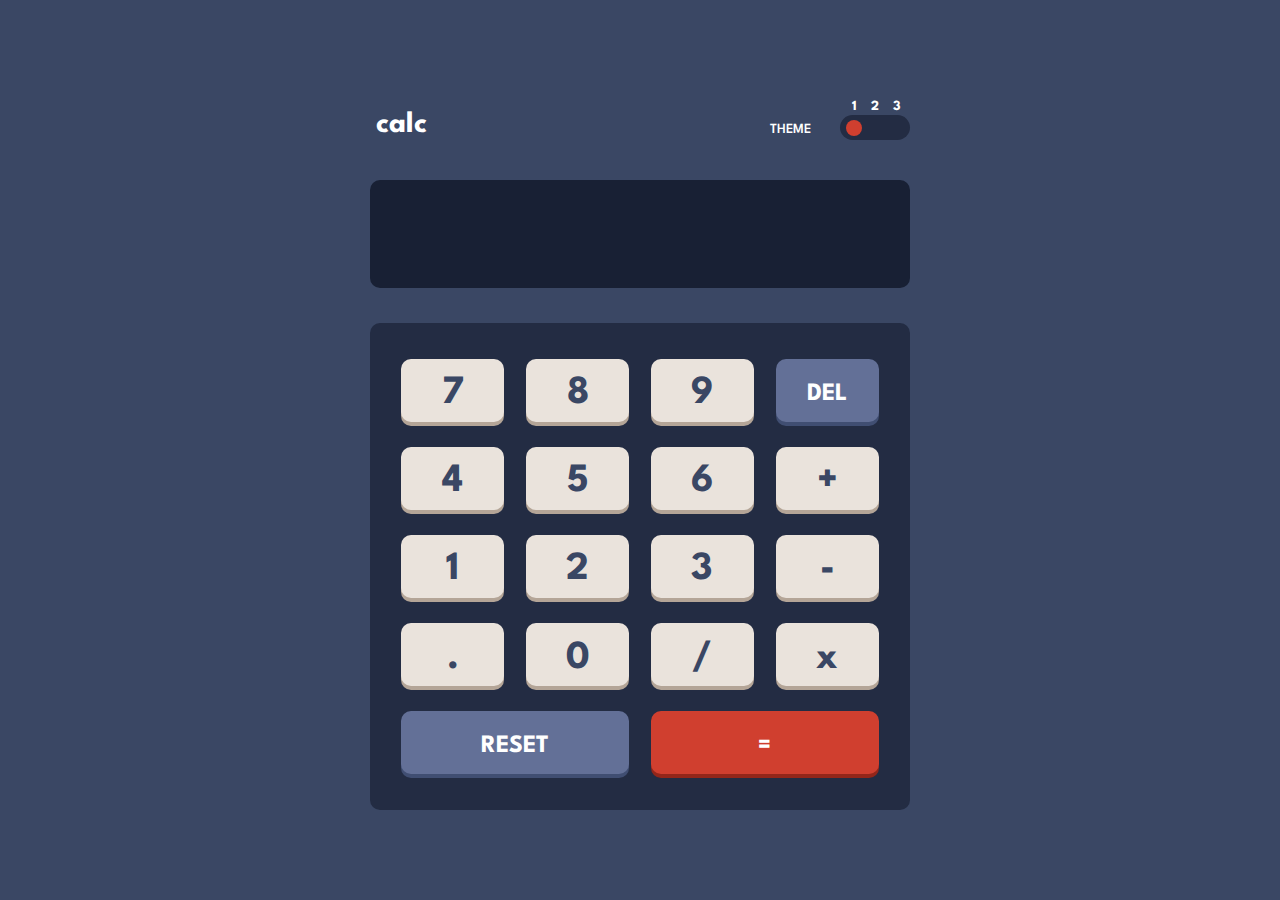
<file: index.html>
<!DOCTYPE html>
<html lang="en">
<head>
  <meta charset="UTF-8">
  <meta name="viewport" content="width=device-width, initial-scale=1.0"> <!-- displays site properly based on user's device -->

  <link rel="stylesheet" href="styles.css">
  <link rel="icon" type="image/png" sizes="32x32" href="./images/favicon-32x32.png">

  
  <title>Frontend Mentor | Calculator app</title>

  <style>
    @import url('https://fonts.googleapis.com/css2?family=League+Spartan:wght@100..900&display=swap');
  </style>
</head>
<body>
  <section>
    <div class="top">
      <h1>calc</h1>
      <diV class="theme-selector">
        <h2>THEME</h2>
          <div class="slide-group">
            <div class="slide-numbers">
              <p>1</p><p>2</p><p>3</p>
            </div>
            <diV class="slider">
              <div class="slide-button"></div>
            </diV>
          </div>
      </diV>
    </div>
    <div class="display">
      <h1 id="text"></h1>
    </div>
    <div class="grid-container">
      <div class="grid">
        <a id="7" class="numbers">7</a><a id="8" class="numbers">8</a><a id="9" class="numbers">9</a><a class="delete">DEL</a>
        <a id="4" class="numbers">4</a><a id="5" class="numbers">5</a><a id="6" class="numbers">6</a><a id="add" class="numbers">+</a>
        <a id="1" class="numbers">1</a><a id="2" class="numbers">2</a><a id="3" class="numbers">3</a><a id="min" class="numbers">-</a>
        <a id="dec" class="numbers">.</a><a id="0" class="numbers">0</a><a id="div" class="numbers">/</a><a id="mul" class="numbers">x</a>
        <a class="reset">RESET</a><a class="equal">=</a>
      </div>
    </div>
  </section>

  <script src="index.js"></script>
</body>
</html>
</file>
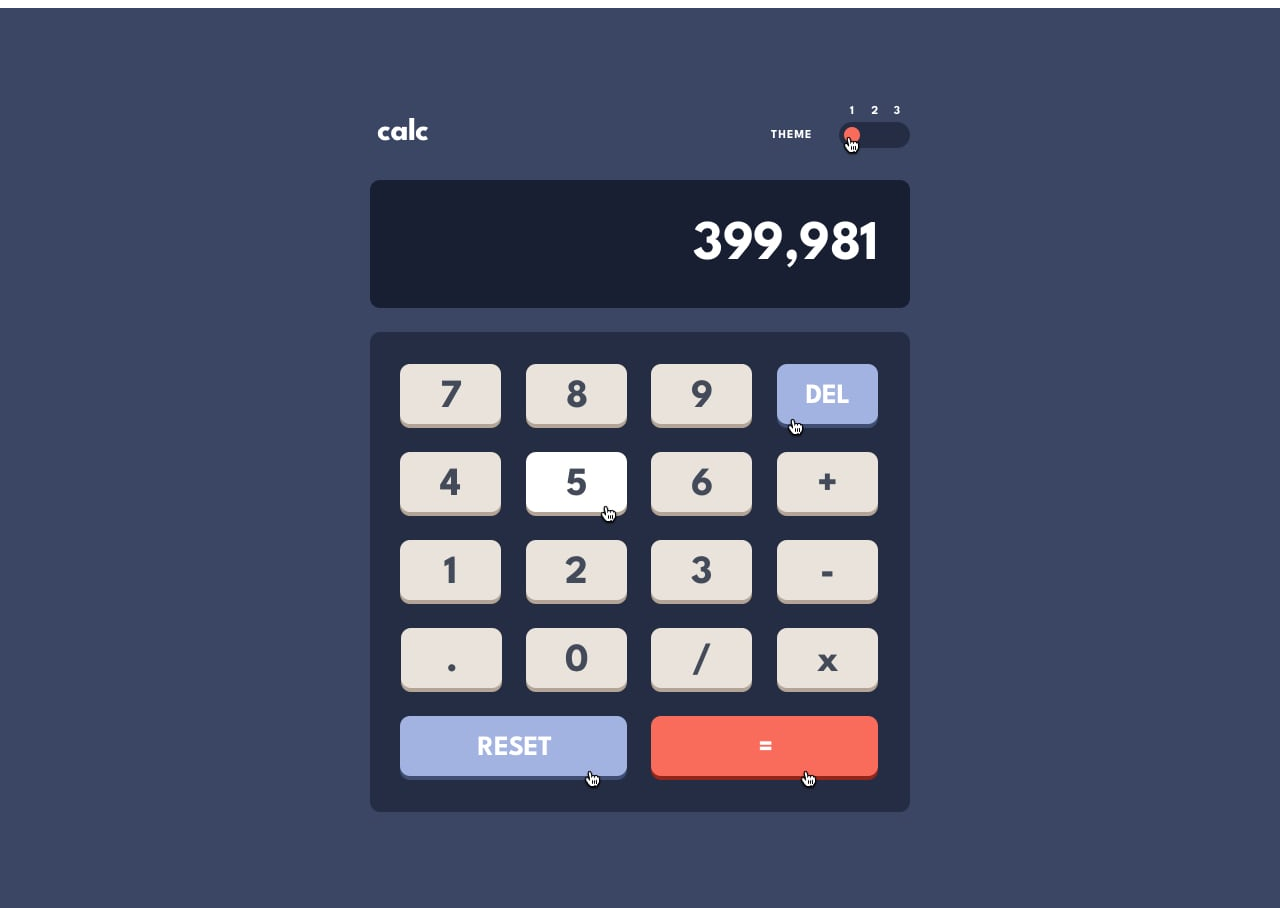
<file: reference.html>
<!DOCTYPE html>
<html lang="en">
<head>
    <meta charset="UTF-8">
    <meta name="viewport" content="width=device-width, initial-scale=1.0">

    <style>
        body{
            display: flex;
            align-items: center;
            justify-content: center;
            height: 100vh;
        }
    </style>

    <title>Document</title>
</head>
<body>
    <img src="design/active-states-theme-1.jpg">
</body>
</html>
</file>
<file: styles.css>
/* Family: [League Spartan](https://fonts.google.com/specimen/League+Spartan)
- Weights: 700 */


/* ### Theme 1

#### Backgrounds

- Very dark desaturated blue (main background): hsl(222, 26%, 31%)
- Very dark desaturated blue (toggle background, keypad background): hsl(223, 31%, 20%)
- Very dark desaturated blue (screen background): hsl(224, 36%, 15%)

#### Keys

- Desaturated dark blue (key background): hsl(225, 21%, 49%)
- Desaturated dark blue (key shadow): hsl(224, 28%, 35%)

- Red (key background, toggle): hsl(6, 63%, 50%)
- Dark red (key shadow): hsl(6, 70%, 34%)

- Light grayish orange (key background): hsl(30, 25%, 89%)
- Grayish orange (key shadow): hsl(28, 16%, 65%)

#### Text

- Very dark grayish blue: hsl(221, 14%, 31%)
- White: hsl(0, 0%, 100%) */



.league-spartan-font {
    font-family: "League Spartan", serif;
    font-optical-sizing: auto;
    font-weight: 700;
    font-style: normal;
  }
  

*{
    margin: 0;
    padding: 0;
}

body{
    font-family: 'League Spartan';
    background-color: hsl(222, 26%, 31%);

    display: flex;
    justify-content: center;
    align-items: center;
    color: white;
    height: 100vh;
}

section{
    height: 720px;
    display: flex;
    flex-direction: column;
    justify-content: space-between;
    width: 540px;
}

.top{
    display: flex;
    justify-content: space-between;
    align-items: end;
    height: 55px;
}
.top h1{
    margin-left: 6px;
    font-size: 30px;
    margin-bottom: 6px;
}



/* THEME SELECTOR */
.theme-selector{
    display: flex;
    width: 140px;
    justify-content: space-between;
    align-items: end;
    font-size: 14px;
    margin-bottom: 0px;
}

.theme-selector h2{
    font-size: 14px;
    font-weight: 550;
    margin-bottom: 10.5px;
    height: 12px;
}

.slide-group{
    display: flex;
    flex-direction: column;
    justify-content: space-between;
    align-items: center;
    width: 70px;
    height: 40px;
    margin-bottom: 5px;
    font-weight: 700;
}

.slide-numbers{
    display: flex;
    justify-content: space-evenly;
    width: 110%;
    margin-left: 2px;
}
.slide-numbers p {
    width: min-content;
}

.slider{
    display: flex;
    align-items: center;
    background-color: hsl(223, 31%, 20%);
    height: 25px;
    width: 100%;
    border-radius: 25px;
}
.slide-button{
    background-color:hsl(6, 63%, 50%);
    height: 10px;
    width: 10px;
    padding: 3px;
    border-radius: 50%;
    margin-left: 6px;
}
.slide-button:hover{
    background-color: hsl(6, 93%, 67%);
}
#button-active {
    margin-top: 4px;
    box-shadow: none;
  }


/* lazy animation solution */
@keyframes slideAnimation {
    0% {
        transform: translateX(42px);
    }
    100% {
        transform: translateX(0);
    }
}


/* DISPLAY */

.display{
    background-color: hsl(224, 36%, 15%);
    display: flex;
    align-items: center;
    justify-content: center;
    height: 130px;
    border-radius: 10px;
    padding: 0px;
    overflow-x: hidden;
}
.display h1{
    text-align: end;
    font-size: 60px;
    width: 90%;
}
/* GRID */

.grid-container{
    background-color: hsl(223, 31%, 20%);

    display: flex;
    justify-content: center;
    align-items: center;
    height: 425px;
    border-radius: 10px;
    padding: 27.5px 25px;
}

.grid{
    display: grid;
    place-items: center;
    grid-template-columns: repeat(4, 1fr);
    grid-template-rows: repeat(5, 1fr);
    gap: 13px;
    height: 100%;
    width: 100%;
    padding: 0px;
}
.numbers{
    display: flex;
    justify-content: center;
    font-size: 40px;
    font-weight: bold;
    align-items: center;
    color: hsl(222, 26%, 31%);
    background-color: hsl(32, 26%, 89%);
    border-radius: 10px;
    width: 90%;
    height: 70%;
    padding-top: 7px;
    box-shadow:0px 4px 0px 0px hsl(28, 16%, 65%);
}

.numbers:hover{
    background-color: white;
}

.delete{
    background-color: hsl(225, 21%, 49%);
    display: flex;
    justify-content: center;
    font-size: 25px;
    font-weight: bold;
    align-items: center;
    width: 90%;
    height: 70%;
    padding-top: 7px;
    border-radius: 10px;
    box-shadow:0px 4px 0px 0px hsl(224, 28%, 35%);
}
.delete:hover{
    background-color: 	hsl(225, 52%, 76%);
}

.reset{
    background-color: hsl(225, 21%, 49%);
    display: flex;
    justify-content: center;
    font-size: 25px;
    font-weight: bold;
    align-items: center;
    width: 95%;
    height: 70%;
    padding-top: 7px;
    grid-column: 1/3;
    border-radius: 10px;
    box-shadow:0px 4px 0px 0px hsl(224, 28%, 35%);
}
.reset:hover{
    background-color: 	hsl(225, 52%, 76%);
}

.equal{
    background-color: hsl(6, 63%, 50%);
    display: flex;
    justify-content: center;
    font-size: 25px;
    font-weight: bold;
    align-items: center;
    width: 95%;
    height: 70%;
    padding-top: 7px;
    grid-column: 3/5;
    border-radius: 10px;
    box-shadow:0px 4px 0px 0px hsl(6, 70%, 34%);
}

.equal:hover{
    background-color: hsl(6, 93%, 67%);
}

/* SCREEN SIZE */

@media screen and (max-width: 500px){
    section{
        width: 90%;
    }
}

@media screen and (max-height: 700px) {
    section{
        height: 95vh;
    }

    .display{
        height: 15%;
    }
    .grid-container{
        height: 60%;
    }
    .grid{
        gap: 1%;
    }
}

@media screen and (max-height: 1000px){
    section{
        height: 80vh;
    }

    .display{
        height: 15%;
    }
    .grid-container{
        height: 60%;
    }
    .grid{
        gap: 2%;
    }
}
</file>
